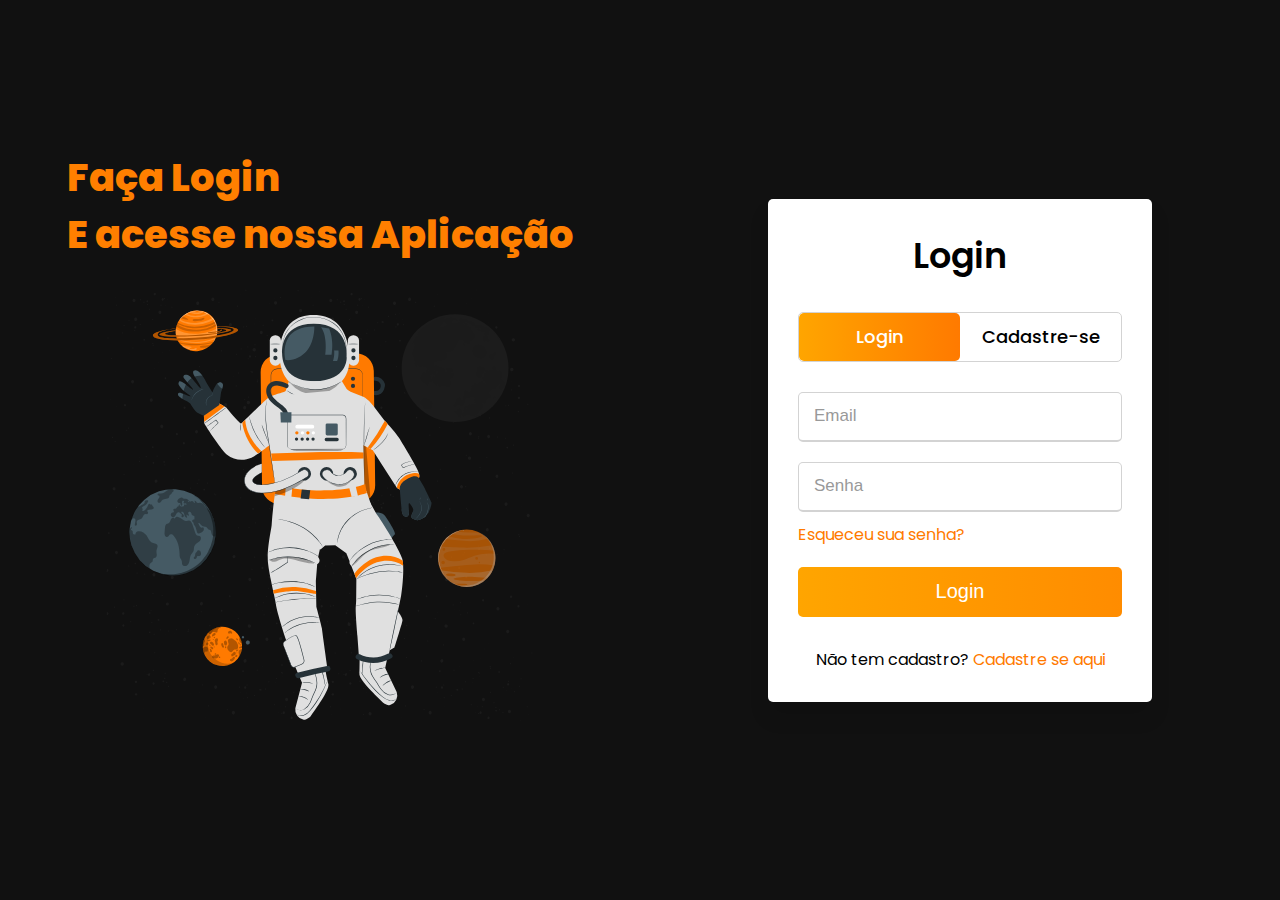
<file: login.html>
<!DOCTYPE html>
<html lang="pt-br">
<head>
    <meta charset="UTF-8">
    <meta http-equiv="X-UA-Compatible" content="IE=edge">
    <meta name="viewport" content="width=device-width, initial-scale=1.0">
    <title>Nexus</title>
    <link rel="icon" type="imagem/png" href="images/icon.png">
    <link rel="stylesheet" type="text/css" href="login.css">
</head>
<body>
    <div class="main-login">
            <div class="left-login">
                <h1>Faça Login<br>E acesse nossa Aplicação</h1>
                <img src="images/astronauta.svg" class="left-login-image" alt="Animação de Astronauta flutuando no espaço, com planetas e meteoros em sua volta.">
            </div>
            <div class="right-login">
                <div class="card-login">
                <div class="wrapper">
                    <div class="title-text">
                    <div class="title login">Login</div>
                    <div class="title signup">Cadastro</div>
                    </div>
                    <div class="form-container">
                    <div class="slide-controls">
                        <input type="radio" name="slide" id="login" checked>
                        <input type="radio" name="slide" id="signup">
                        <label for="login" class="slide login">Login</label>
                        <label for="signup" class="slide signup">Cadastre-se</label>
                        <div class="slider-tab"></div>
                    </div>
                    <div class="form-inner">
                        <form method="POST" action="login.php" class="login">
							<div class="field">
								<input type="text" name = "login_email" placeholder="Email" required>
							</div>
							<div class="field">
								<input type="password" name = "login_senha" placeholder="Senha" required>
							</div>
							<div class="pass-link"><a href="#">Esqueceu sua senha?</a></div>
							<div class="field btn">
								<div class="btn-layer"></div>
								<input type="submit" value="Login">
							</div>
							<div class="signup-link">Não tem cadastro? <a href="">Cadastre se aqui</a></div>
                        </form>
                        <form action="cadastro.php" method="POST" class="signup">
							<div class="field">
								<input type="text" name = "txt_nome" placeholder="Digite seu Nome" required>
							</div>
							<div class="field">
								<input type="text" name = "email" placeholder="Digite seu Email" required>
							</div>
							<div class="field">
								<input type="password" name = "senha" placeholder="Digite a senha" required>
							</div>
							<!-- <div class="field">
								<input type="password" name = "senha2" placeholder="Confirme a senha" required>
							</div> -->
							<div class="field btn">
								<div class="btn-layer"></div>
								<input type="submit" value="Cadastrar">
							</div>
                        </form>  
                    </div> 
                  </div>
                </div>    
            </div> 
        </div>        
   </div>
</body>
<script src="js/login.js"></script>
</html>
</file>
<file: login.css>
/* Fonte: Poppins */
@import url('https://fonts.googleapis.com/css2?family=Poppins:wght@400;500;600;700&family=Ubuntu:wght@400;500;700&display=swap');

html{
font-family: 'Poppins', 'sans-serif';
}
body{
    margin: 0;
}
*{
    margin: 0;
    padding: 0;
    box-sizing: border-box;
    text-decoration: none;
}
.main-login{
    width: 100vw;
    height: 100vh;
    background: #111;
    display: flex;
    justify-content: center;
    align-items: center; 
}
.left-login{
    width: 50vw;
    height: 100vh;
    display: flex;
    justify-content: center;
    align-items: center; 
    flex-direction: column;
}
.left-login, h1 {
    color: #ff7f00;
    font-size: 3vw;
    font-weight: 800;
}
.right-login{
    width: 50vw;
    height: 100vh;
    display: flex;
    justify-content: center;
    align-items: center; 
    flex-direction: column;
    background: #111;
}
.card-login{
    width: 60%;
    display: flex;
    justify-content: center;
    align-items: center; 
}
.left-login-image{
    width: 35vw;
    margin: 20px 60px;
}


/*Formulario Login*/
.wrapper{
    overflow: hidden;
    max-width: 20,31vw;
    background: #fff;
    padding: 30px;
    border-radius: 5px;
    box-shadow: 0px 15px 20px rgba(0,0,0,0.1);
  }
  .wrapper .title-text{
    display: flex;
    width: 200%;
  }
  .wrapper .title{
    width: 50%;
    font-size: 35px;
    font-weight: 600;
    text-align: center;
    transition: all 0.6s cubic-bezier(0.68,-0.55,0.265,1.55);
  }
  .wrapper .slide-controls{
    position: relative;
    display: flex;
    height: 50px;
    width: 100%;
    overflow: hidden;
    margin: 30px 0 10px 0;
    justify-content: space-between;
    border: 1px solid lightgrey;
    border-radius: 5px;
  }
  .slide-controls .slide{
    height: 100%;
    width: 100%;
    color: #fff;
    font-size: 18px;
    font-weight: 500;
    text-align: center;
    line-height: 48px;
    cursor: pointer;
    z-index: 1;
    transition: all 0.6s ease;
  }
  .slide-controls label.signup{
    color: #000;
  }
  .slide-controls .slider-tab{
    position: absolute;
    height: 100%;
    width: 50%;
    left: 0;
    z-index: 0;
    border-radius: 5px;
    background: -webkit-linear-gradient(left, #ffa500, #FF7A00);
    transition: all 0.6s cubic-bezier(0.68,-0.55,0.265,1.55);
  }
  input[type="radio"]{
    display: none;
  }
  #signup:checked ~ .slider-tab{
    left: 50%;
  }
  #signup:checked ~ label.signup{
    color: #fff;
    cursor: default;
    user-select: none;
  }
  #signup:checked ~ label.login{
    color: #000;
  }
  #login:checked ~ label.signup{
    color: #000;
  }
  #login:checked ~ label.login{
    cursor: default;
    user-select: none;
  }
  .wrapper .form-container{
    width: 100%;
    overflow: hidden;
  }
  .form-container .form-inner{
    display: flex;
    width: 200%;
  }
  .form-container .form-inner form{
    width: 50%;
    transition: all 0.6s cubic-bezier(0.68,-0.55,0.265,1.55);
  }
  .form-inner form .field{
    height: 50px;
    width: 100%;
    margin-top: 20px;
  }
  .form-inner form .field input{
    height: 100%;
    width: 100%;
    outline: none;
    padding-left: 15px;
    border-radius: 5px;
    border: 1px solid lightgrey;
    border-bottom-width: 2px;
    font-size: 17px;
    transition: all 0.3s ease;
  }
  .form-inner form .field input:focus{
    border-color: #FF7A00;
  }
  .form-inner form .field input::placeholder{
    color: #999;
    transition: all 0.3s ease;
  }
  form .field input:focus::placeholder{
    color: #b3b3b3;
  }
  .form-inner form .pass-link{
    margin-top: 10px;
  }
  .form-inner form .signup-link{
    text-align: center;
    margin-top: 30px;
  }
  .form-inner form .pass-link a,
  .form-inner form .signup-link a{
    color: #FF7A00;
    text-decoration: none;
  }
  .form-inner form .pass-link a:hover,
  .form-inner form .signup-link a:hover{
    text-decoration: underline;
  }
  form .btn{
    height: 50px;
    width: 100%;
    border-radius: 5px;
    position: relative;
    overflow: hidden;
  }
  form .btn .btn-layer{
    height: 100%;
    width: 300%;
    position: absolute;
    left: -100%;
    background: -webkit-linear-gradient(right, #ff4500, #ff8c00, #ffa500, #FF7A00);
    border-radius: 5px;
    transition: all 0.4s ease;
    box-shadow: 0px 10px 40px #FF7A00;
  }
  form .btn:hover .btn-layer{
    left: 0;
  }
  form .btn input[type="submit"]{
    height: 100%;
    width: 100%;
    z-index: 1;
    position: relative;
    background: none;
    border: none;
    color: #fff;
    padding-left: 0;
    border-radius: 5px;
    font-size: 20px;
    font-weight: 500;
    cursor: pointer;
  }

@media only screen and (max-width: 950px) {  
.card-login{
    width: 85%;
}
}
@media only screen and (max-width: 600px) {
    .main-login{
        flex-direction: column;
    }
    .left-login > h1{
        display: none;
    }
    .right-login{
        width: 100%;
        height: auto;
    }
    .left-login-image{
        width: 50vw;
    }
    .card-login{
        width: 90%;
    }
    
}
</file>
